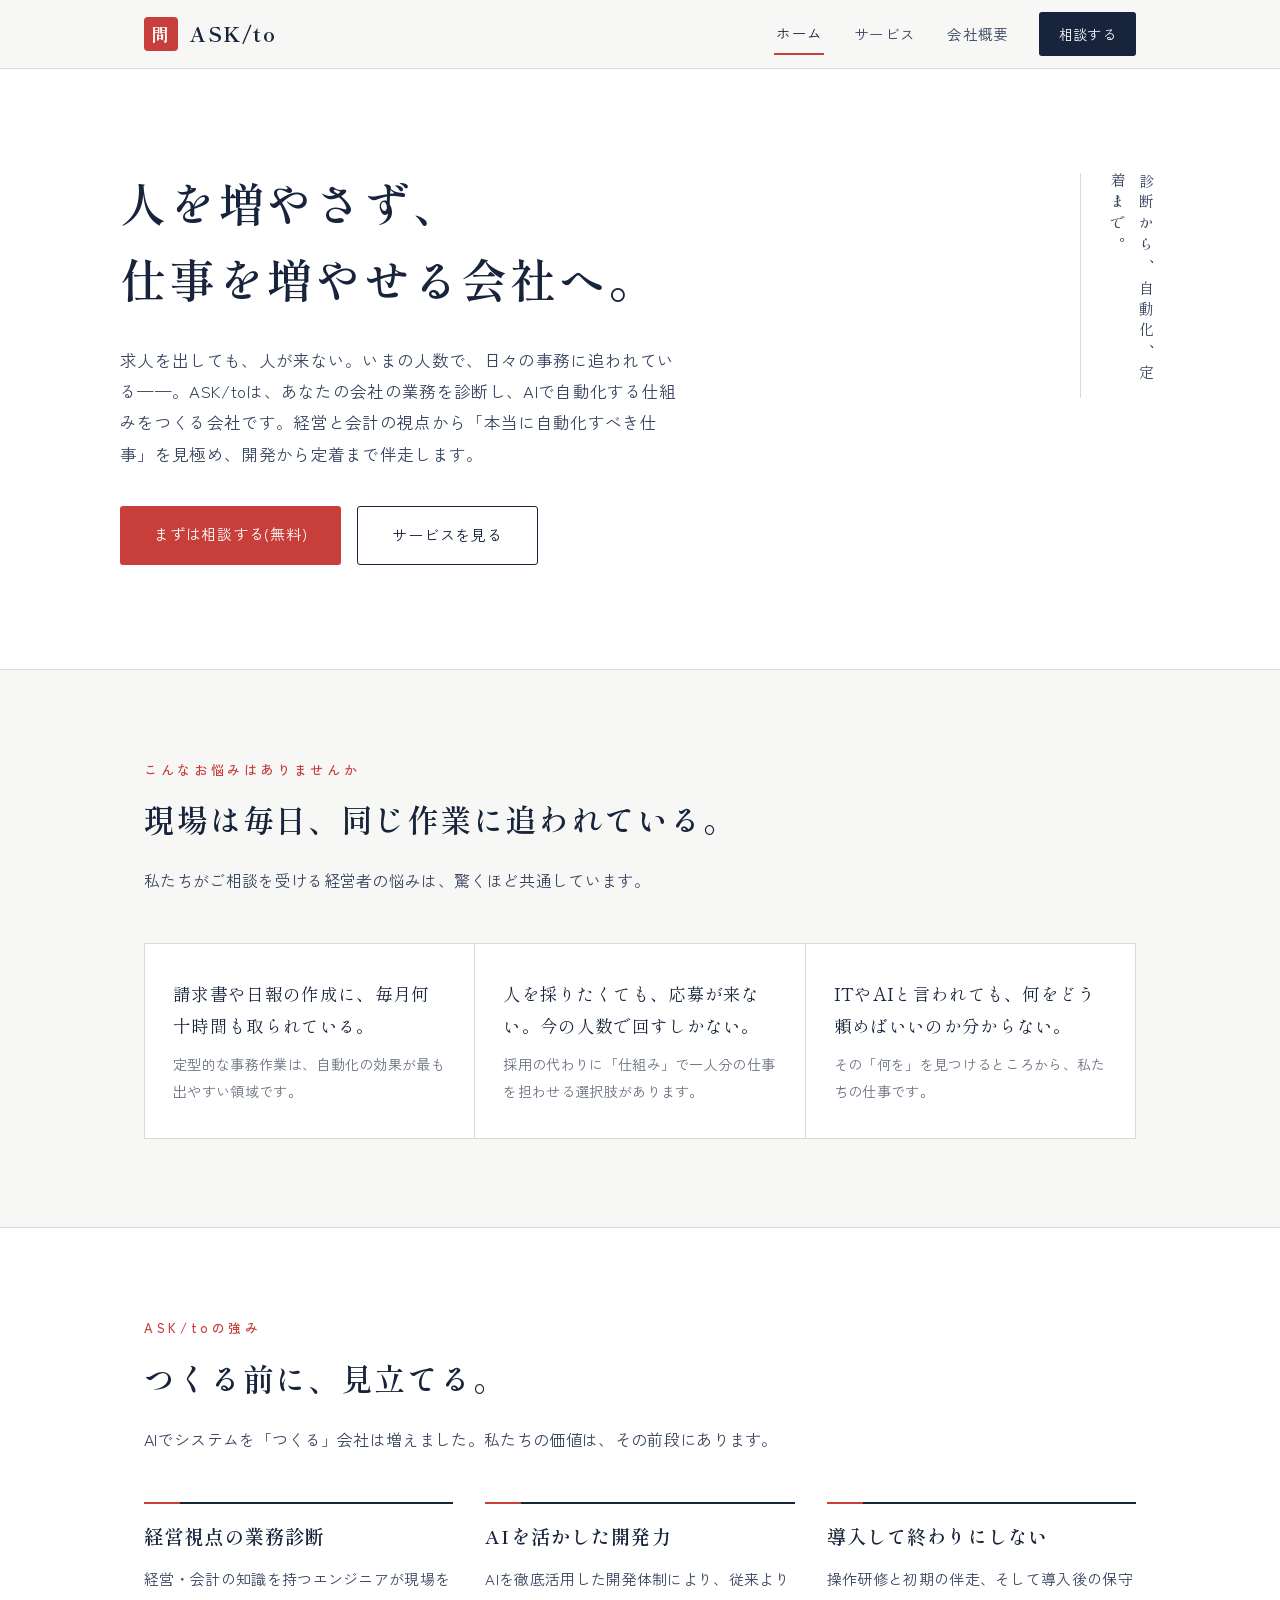
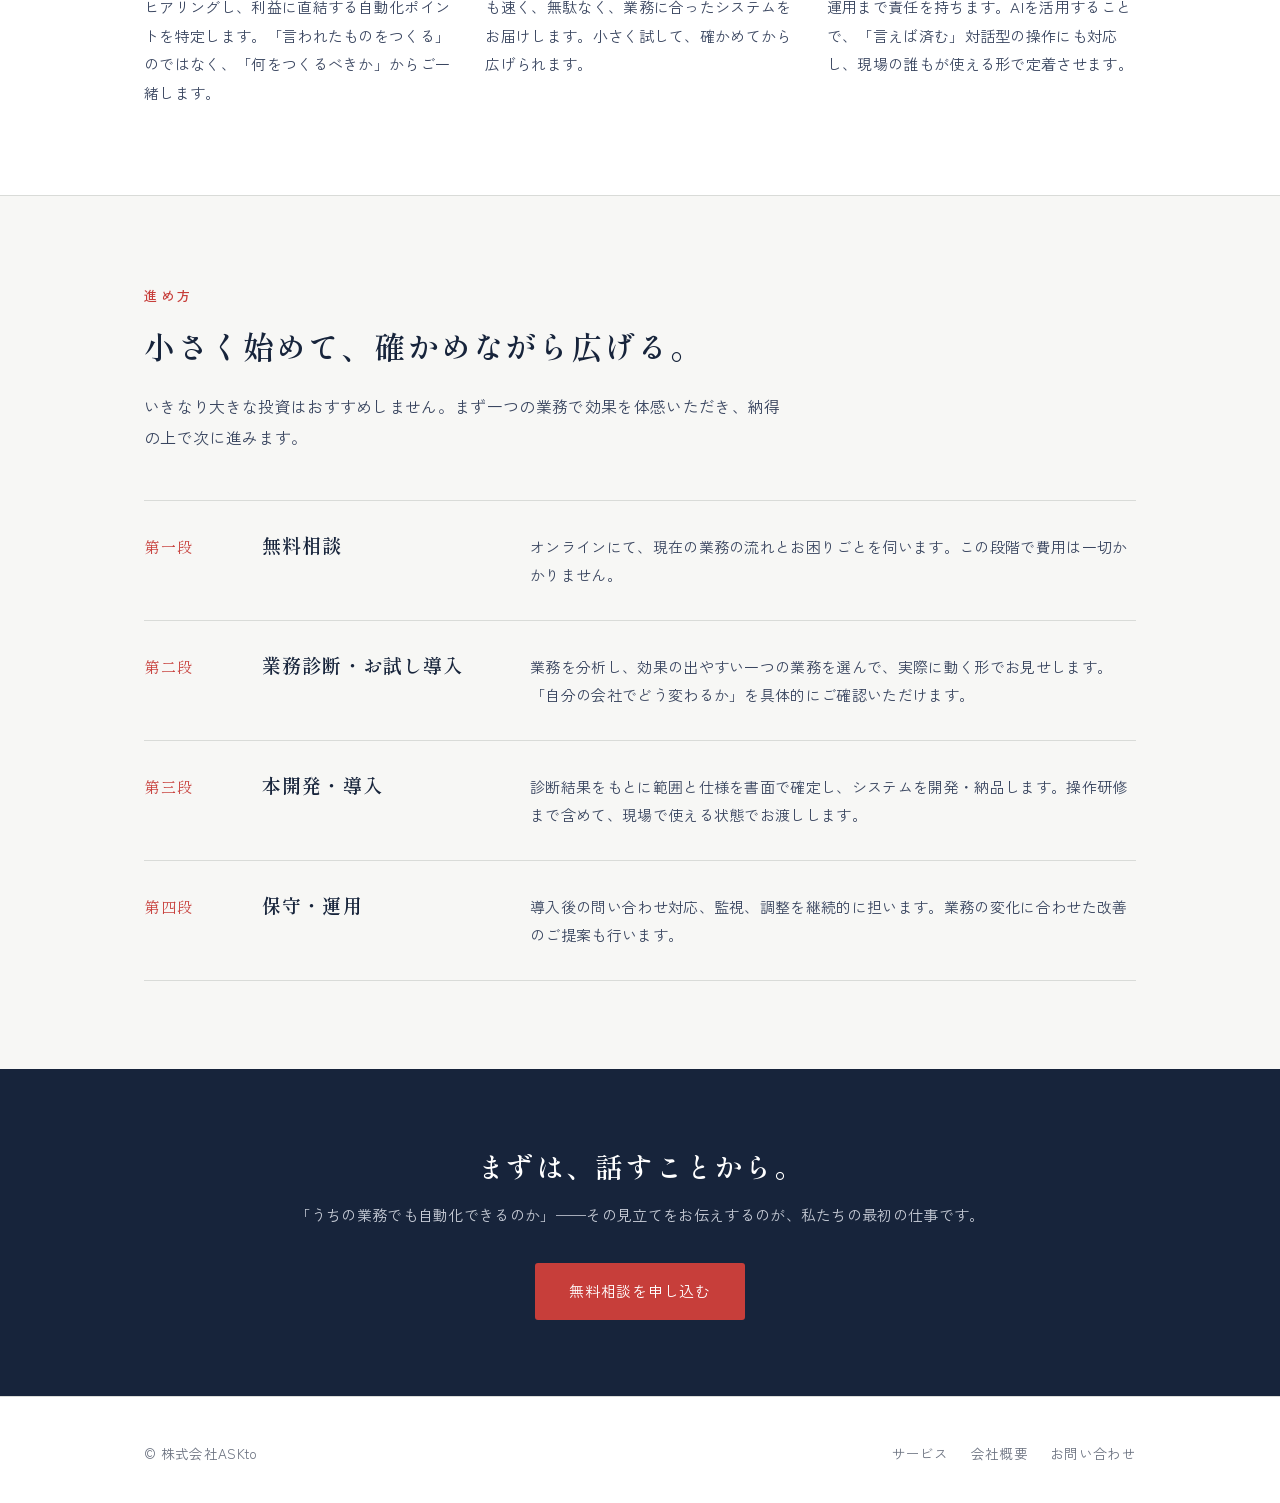
<file: index.html>
<!DOCTYPE html>
<html lang="ja">
<head>
<meta charset="UTF-8">
<meta name="viewport" content="width=device-width, initial-scale=1.0">
<title>株式会社ASKto|広島発・中小企業のためのAI業務自動化</title>
<meta name="description" content="ASK/toは、広島から地方中小企業の業務をAIで自動化する会社です。経営と会計の視点で「何を自動化すべきか」を診断し、開発から定着まで伴走します。">
<link rel="preconnect" href="https://fonts.googleapis.com">
<link rel="preconnect" href="https://fonts.gstatic.com" crossorigin>
<link href="https://fonts.googleapis.com/css2?family=Shippori+Mincho:wght@500;600;700&family=Zen+Kaku+Gothic+New:wght@400;500;700&display=swap" rel="stylesheet">
<link rel="stylesheet" href="styles.css">
</head>
<body>

<header class="site-header">
  <div class="container header-inner">
    <a href="index.html" class="brand">
      <span class="brand-mark">問</span>
      <span class="brand-name">ASK/to</span>
    </a>
    <nav class="nav" aria-label="メインナビゲーション">
      <a href="index.html" class="current">ホーム</a>
      <a href="services.html">サービス</a>
      <a href="company.html">会社概要</a>
      <a href="contact.html" class="nav-cta">相談する</a>
    </nav>
  </div>
</header>

<main>

<section class="hero">
  <div class="container hero-inner">
    <div>
      <h1>人を増やさず、<br>仕事を増やせる会社へ。<span class="accent">​</span></h1>
      <p class="hero-lead">求人を出しても、人が来ない。いまの人数で、日々の事務に追われている——。ASK/toは、あなたの会社の業務を診断し、AIで自動化する仕組みをつくる会社です。経営と会計の視点から「本当に自動化すべき仕事」を見極め、開発から定着まで伴走します。</p>
      <div class="btn-row">
        <a href="contact.html" class="btn btn-primary">まずは相談する(無料)</a>
        <a href="services.html" class="btn btn-ghost">サービスを見る</a>
      </div>
    </div>
    <p class="tategaki">診断から、自動化、定着まで。</p>
  </div>
</section>

<section class="section">
  <div class="container">
    <p class="eyebrow">こんなお悩みはありませんか</p>
    <h2>現場は毎日、同じ作業に追われている。</h2>
    <p class="section-lead">私たちがご相談を受ける経営者の悩みは、驚くほど共通しています。</p>
    <div class="pain-list">
      <div class="pain">
        <p class="q">請求書や日報の作成に、毎月何十時間も取られている。</p>
        <p class="a">定型的な事務作業は、自動化の効果が最も出やすい領域です。</p>
      </div>
      <div class="pain">
        <p class="q">人を採りたくても、応募が来ない。今の人数で回すしかない。</p>
        <p class="a">採用の代わりに「仕組み」で一人分の仕事を担わせる選択肢があります。</p>
      </div>
      <div class="pain">
        <p class="q">ITやAIと言われても、何をどう頼めばいいのか分からない。</p>
        <p class="a">その「何を」を見つけるところから、私たちの仕事です。</p>
      </div>
    </div>
  </div>
</section>

<section class="section alt">
  <div class="container">
    <p class="eyebrow">ASK/toの強み</p>
    <h2>つくる前に、見立てる。</h2>
    <p class="section-lead">AIでシステムを「つくる」会社は増えました。私たちの価値は、その前段にあります。</p>
    <div class="values">
      <div class="value">
        <h3>経営視点の業務診断</h3>
        <p>経営・会計の知識を持つエンジニアが現場をヒアリングし、利益に直結する自動化ポイントを特定します。「言われたものをつくる」のではなく、「何をつくるべきか」からご一緒します。</p>
      </div>
      <div class="value">
        <h3>AIを活かした開発力</h3>
        <p>AIを徹底活用した開発体制により、従来よりも速く、無駄なく、業務に合ったシステムをお届けします。小さく試して、確かめてから広げられます。</p>
      </div>
      <div class="value">
        <h3>導入して終わりにしない</h3>
        <p>操作研修と初期の伴走、そして導入後の保守運用まで責任を持ちます。AIを活用することで、「言えば済む」対話型の操作にも対応し、現場の誰もが使える形で定着させます。</p>
      </div>
    </div>
  </div>
</section>

<section class="section">
  <div class="container">
    <p class="eyebrow">進め方</p>
    <h2>小さく始めて、確かめながら広げる。</h2>
    <p class="section-lead">いきなり大きな投資はおすすめしません。まず一つの業務で効果を体感いただき、納得の上で次に進みます。</p>
    <div class="steps">
      <div class="step">
        <span class="no">第一段</span>
        <h3>無料相談</h3>
        <p>オンラインにて、現在の業務の流れとお困りごとを伺います。この段階で費用は一切かかりません。</p>
      </div>
      <div class="step">
        <span class="no">第二段</span>
        <h3>業務診断・お試し導入</h3>
        <p>業務を分析し、効果の出やすい一つの業務を選んで、実際に動く形でお見せします。「自分の会社でどう変わるか」を具体的にご確認いただけます。</p>
      </div>
      <div class="step">
        <span class="no">第三段</span>
        <h3>本開発・導入</h3>
        <p>診断結果をもとに範囲と仕様を書面で確定し、システムを開発・納品します。操作研修まで含めて、現場で使える状態でお渡しします。</p>
      </div>
      <div class="step">
        <span class="no">第四段</span>
        <h3>保守・運用</h3>
        <p>導入後の問い合わせ対応、監視、調整を継続的に担います。業務の変化に合わせた改善のご提案も行います。</p>
      </div>
    </div>
  </div>
</section>

<section class="cta-band">
  <div class="container">
    <h2>まずは、話すことから。</h2>
    <p>「うちの業務でも自動化できるのか」——その見立てをお伝えするのが、私たちの最初の仕事です。</p>
    <a href="contact.html" class="btn btn-primary">無料相談を申し込む</a>
  </div>
</section>

</main>

<footer class="site-footer">
  <div class="container footer-inner">
    <span>© 株式会社ASKto</span>
    <nav class="footer-nav" aria-label="フッターナビゲーション">
      <a href="services.html">サービス</a>
      <a href="company.html">会社概要</a>
      <a href="contact.html">お問い合わせ</a>
    </nav>
  </div>
</footer>

</body>
</html>
</file>
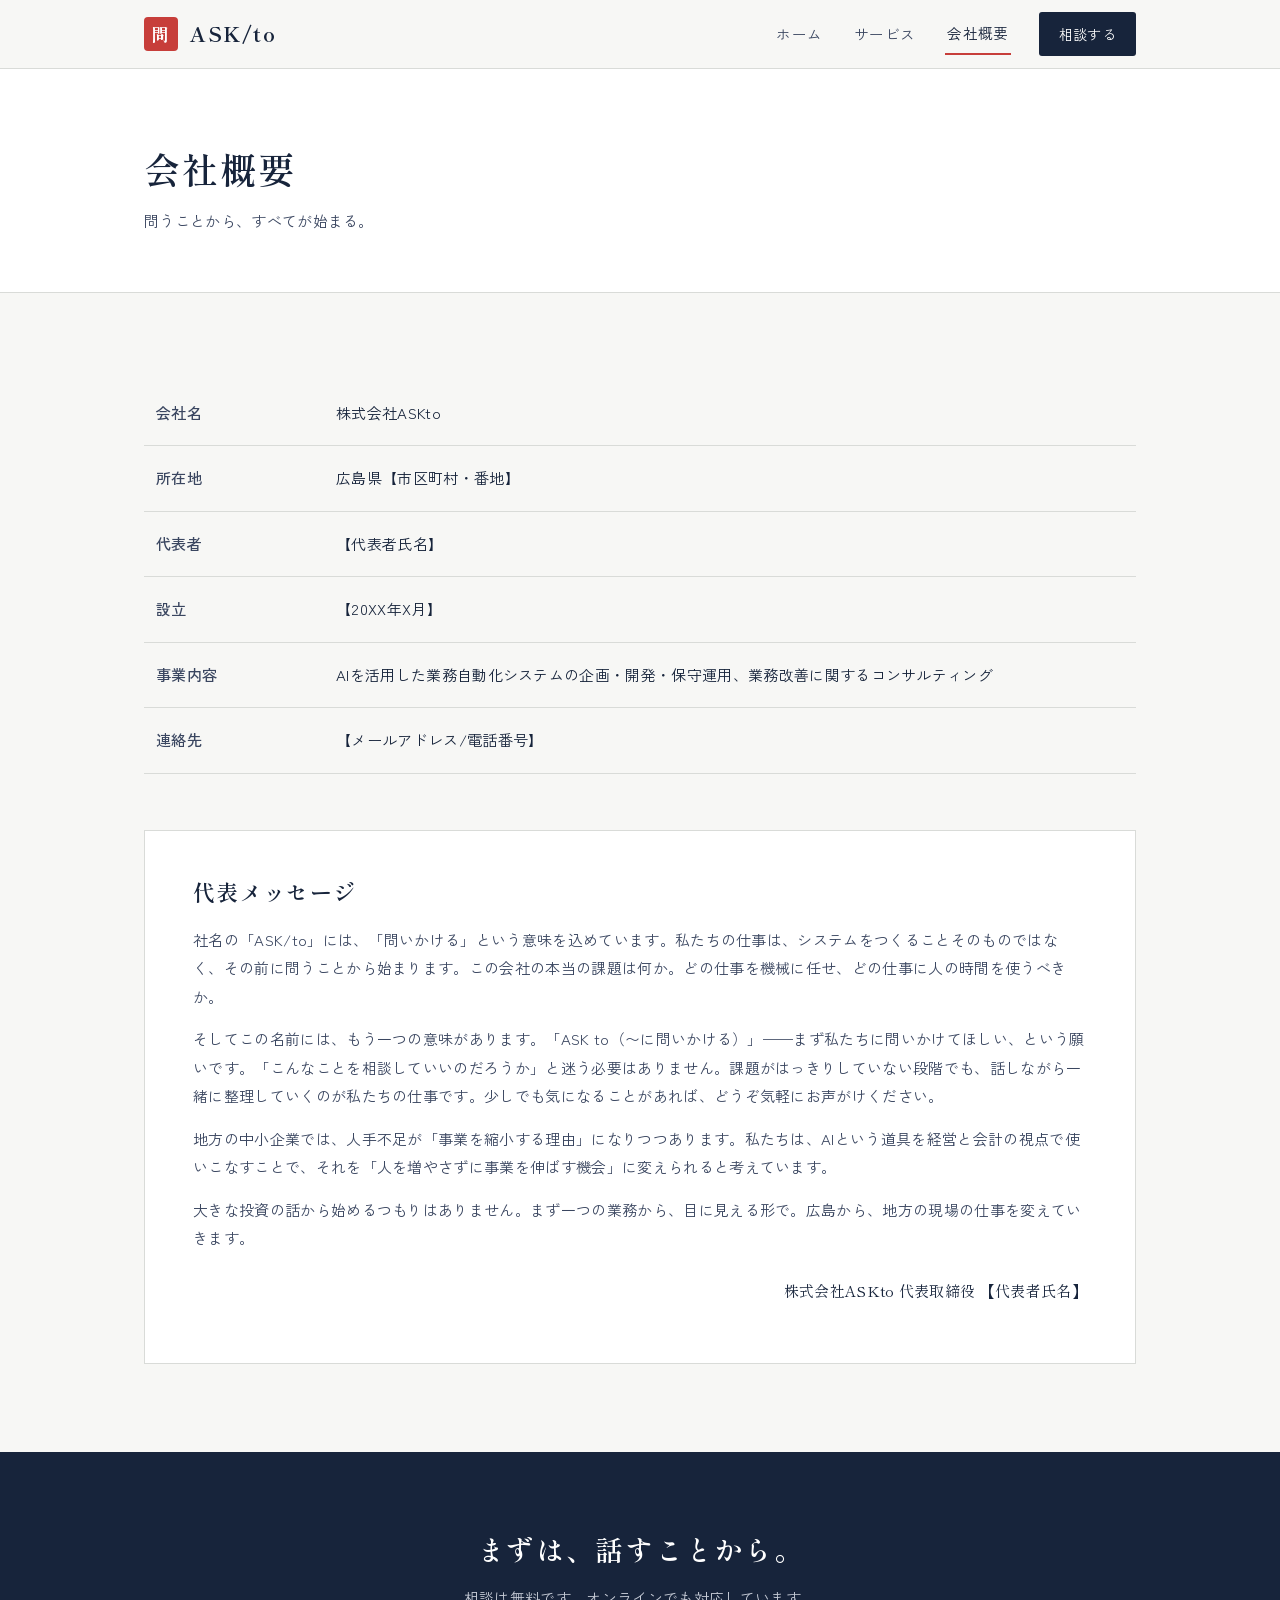
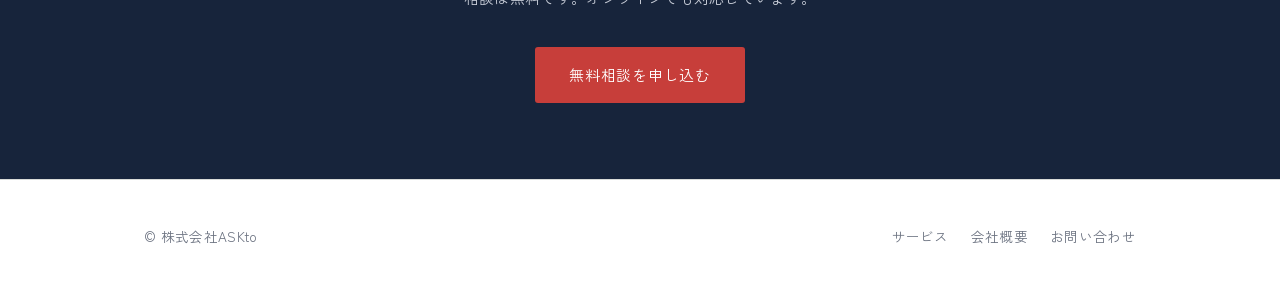
<file: company.html>
<!DOCTYPE html>
<html lang="ja">
<head>
<meta charset="UTF-8">
<meta name="viewport" content="width=device-width, initial-scale=1.0">
<title>会社概要|株式会社ASKto</title>
<meta name="description" content="株式会社ASKtoの会社概要。広島を拠点に、地方中小企業のAI業務自動化に取り組んでいます。">
<link rel="preconnect" href="https://fonts.googleapis.com">
<link rel="preconnect" href="https://fonts.gstatic.com" crossorigin>
<link href="https://fonts.googleapis.com/css2?family=Shippori+Mincho:wght@500;600;700&family=Zen+Kaku+Gothic+New:wght@400;500;700&display=swap" rel="stylesheet">
<link rel="stylesheet" href="styles.css">
</head>
<body>

<header class="site-header">
  <div class="container header-inner">
    <a href="index.html" class="brand">
      <span class="brand-mark">問</span>
      <span class="brand-name">ASK/to</span>
    </a>
    <nav class="nav" aria-label="メインナビゲーション">
      <a href="index.html">ホーム</a>
      <a href="services.html">サービス</a>
      <a href="company.html" class="current">会社概要</a>
      <a href="contact.html" class="nav-cta">相談する</a>
    </nav>
  </div>
</header>

<main>

<div class="page-head">
  <div class="container">
    <h1>会社概要</h1>
    <p>問うことから、すべてが始まる。</p>
  </div>
</div>

<section class="section">
  <div class="container">
    <table class="co-table">
      <tr><th>会社名</th><td>株式会社ASKto</td></tr>
      <tr><th>所在地</th><td>広島県【市区町村・番地】</td></tr>
      <tr><th>代表者</th><td>【代表者氏名】</td></tr>
      <tr><th>設立</th><td>【20XX年X月】</td></tr>
      <tr><th>事業内容</th><td>AIを活用した業務自動化システムの企画・開発・保守運用、業務改善に関するコンサルティング</td></tr>
      <tr><th>連絡先</th><td>【メールアドレス/電話番号】</td></tr>
    </table>

    <div class="message">
      <h2>代表メッセージ</h2>
      <p>社名の「ASK/to」には、「問いかける」という意味を込めています。私たちの仕事は、システムをつくることそのものではなく、その前に問うことから始まります。この会社の本当の課題は何か。どの仕事を機械に任せ、どの仕事に人の時間を使うべきか。</p>
      <p>そしてこの名前には、もう一つの意味があります。「ASK to（〜に問いかける）」——まず私たちに問いかけてほしい、という願いです。「こんなことを相談していいのだろうか」と迷う必要はありません。課題がはっきりしていない段階でも、話しながら一緒に整理していくのが私たちの仕事です。少しでも気になることがあれば、どうぞ気軽にお声がけください。</p>
      <p>地方の中小企業では、人手不足が「事業を縮小する理由」になりつつあります。私たちは、AIという道具を経営と会計の視点で使いこなすことで、それを「人を増やさずに事業を伸ばす機会」に変えられると考えています。</p>
      <p>大きな投資の話から始めるつもりはありません。まず一つの業務から、目に見える形で。広島から、地方の現場の仕事を変えていきます。</p>
      <p class="sig">株式会社ASKto 代表取締役 【代表者氏名】</p>
    </div>
  </div>
</section>

<section class="cta-band">
  <div class="container">
    <h2>まずは、話すことから。</h2>
    <p>相談は無料です。オンラインでも対応しています。</p>
    <a href="contact.html" class="btn btn-primary">無料相談を申し込む</a>
  </div>
</section>

</main>

<footer class="site-footer">
  <div class="container footer-inner">
    <span>© 株式会社ASKto</span>
    <nav class="footer-nav" aria-label="フッターナビゲーション">
      <a href="services.html">サービス</a>
      <a href="company.html">会社概要</a>
      <a href="contact.html">お問い合わせ</a>
    </nav>
  </div>
</footer>

</body>
</html>
</file>
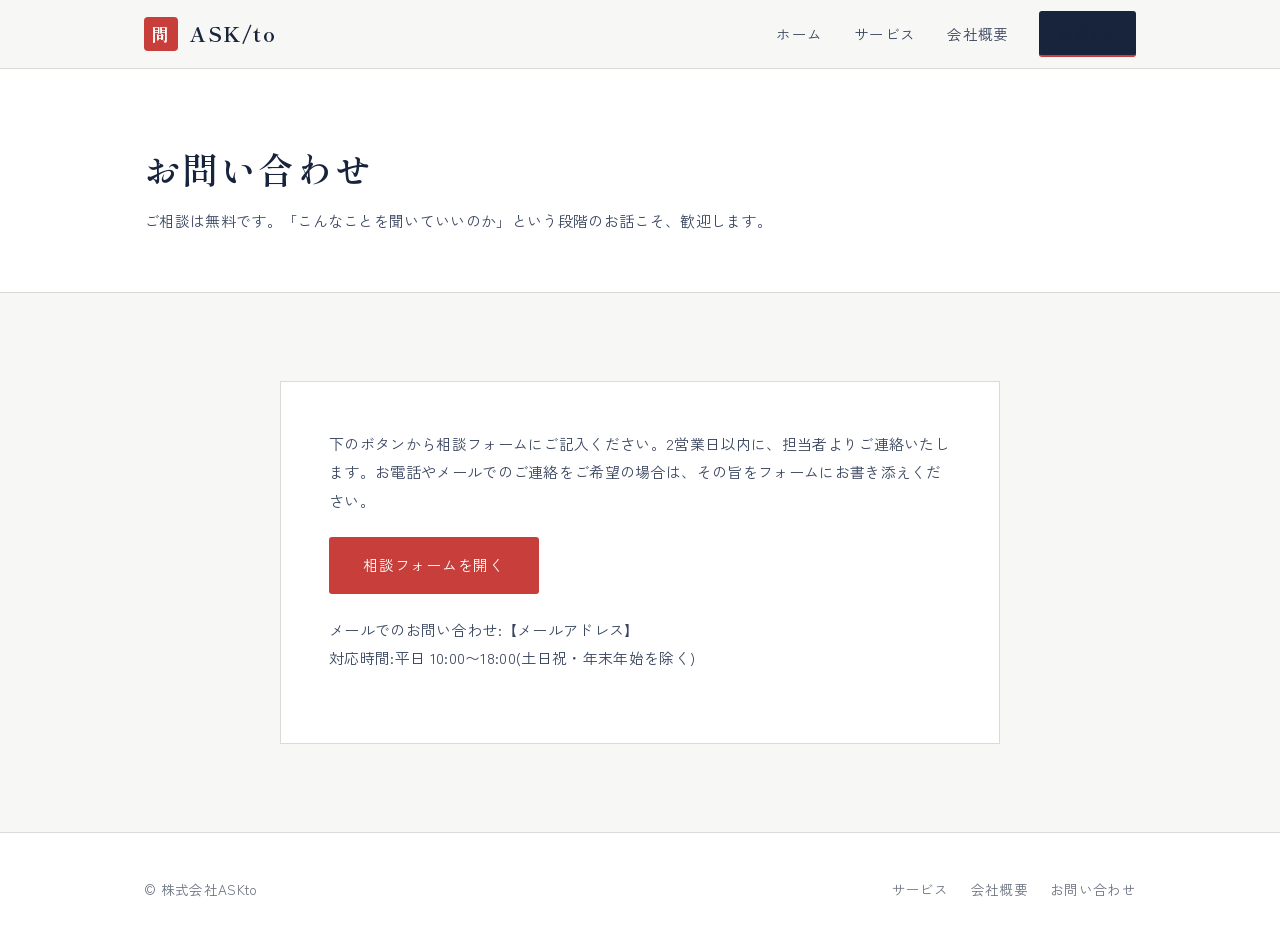
<file: contact.html>
<!DOCTYPE html>
<html lang="ja">
<head>
<meta charset="UTF-8">
<meta name="viewport" content="width=device-width, initial-scale=1.0">
<title>お問い合わせ|株式会社ASKto</title>
<meta name="description" content="ASK/toへの無料相談・お問い合わせはこちらから。">
<link rel="preconnect" href="https://fonts.googleapis.com">
<link rel="preconnect" href="https://fonts.gstatic.com" crossorigin>
<link href="https://fonts.googleapis.com/css2?family=Shippori+Mincho:wght@500;600;700&family=Zen+Kaku+Gothic+New:wght@400;500;700&display=swap" rel="stylesheet">
<link rel="stylesheet" href="styles.css">
</head>
<body>

<header class="site-header">
  <div class="container header-inner">
    <a href="index.html" class="brand">
      <span class="brand-mark">問</span>
      <span class="brand-name">ASK/to</span>
    </a>
    <nav class="nav" aria-label="メインナビゲーション">
      <a href="index.html">ホーム</a>
      <a href="services.html">サービス</a>
      <a href="company.html">会社概要</a>
      <a href="contact.html" class="nav-cta current">相談する</a>
    </nav>
  </div>
</header>

<main>

<div class="page-head">
  <div class="container">
    <h1>お問い合わせ</h1>
    <p>ご相談は無料です。「こんなことを聞いていいのか」という段階のお話こそ、歓迎します。</p>
  </div>
</div>

<section class="section">
  <div class="container">
    <div class="contact-box">
      <p>下のボタンから相談フォームにご記入ください。2営業日以内に、担当者よりご連絡いたします。お電話やメールでのご連絡をご希望の場合は、その旨をフォームにお書き添えください。</p>
      <div class="btn-row">
        <a href="【GoogleフォームのURL】" class="btn btn-primary" target="_blank" rel="noopener">相談フォームを開く</a>
      </div>
      <p class="contact-note">メールでのお問い合わせ:【メールアドレス】<br>対応時間:平日 10:00〜18:00(土日祝・年末年始を除く)</p>
    </div>
  </div>
</section>

</main>

<footer class="site-footer">
  <div class="container footer-inner">
    <span>© 株式会社ASKto</span>
    <nav class="footer-nav" aria-label="フッターナビゲーション">
      <a href="services.html">サービス</a>
      <a href="company.html">会社概要</a>
      <a href="contact.html">お問い合わせ</a>
    </nav>
  </div>
</footer>

</body>
</html>
</file>
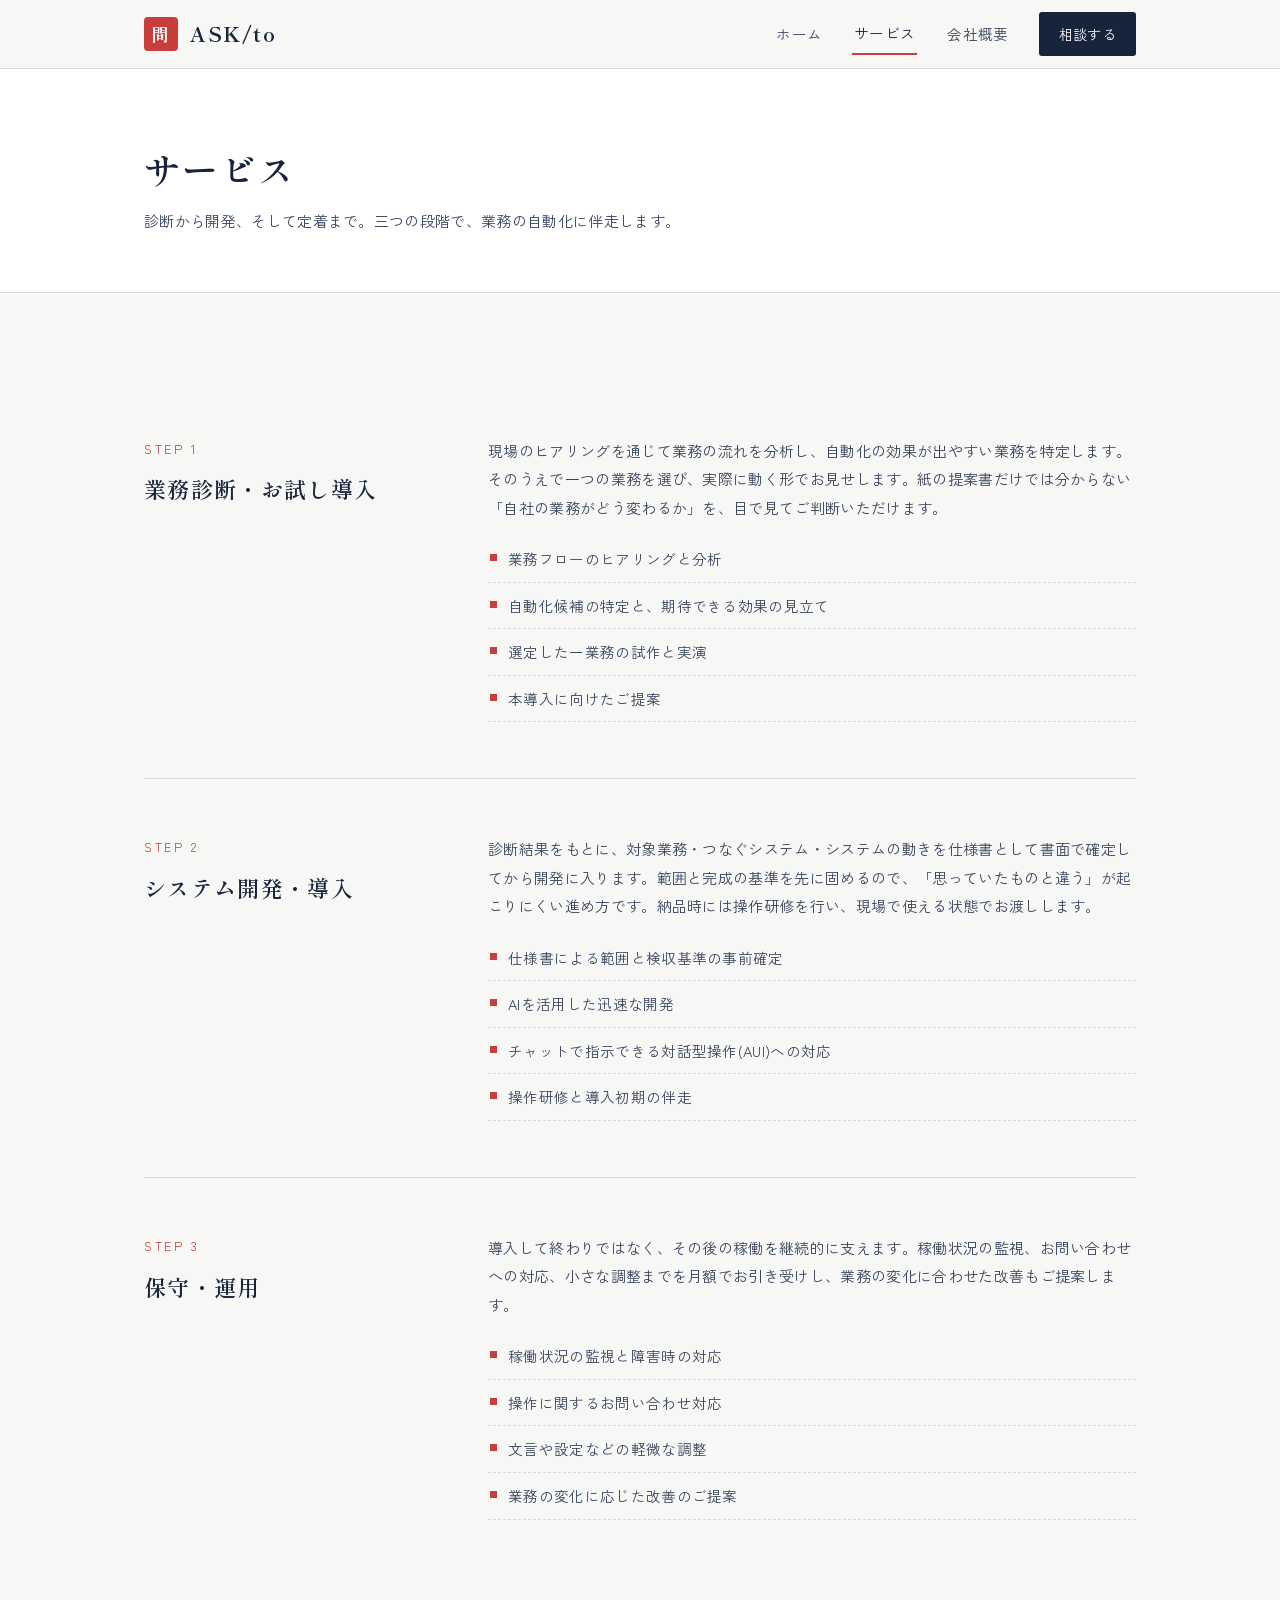
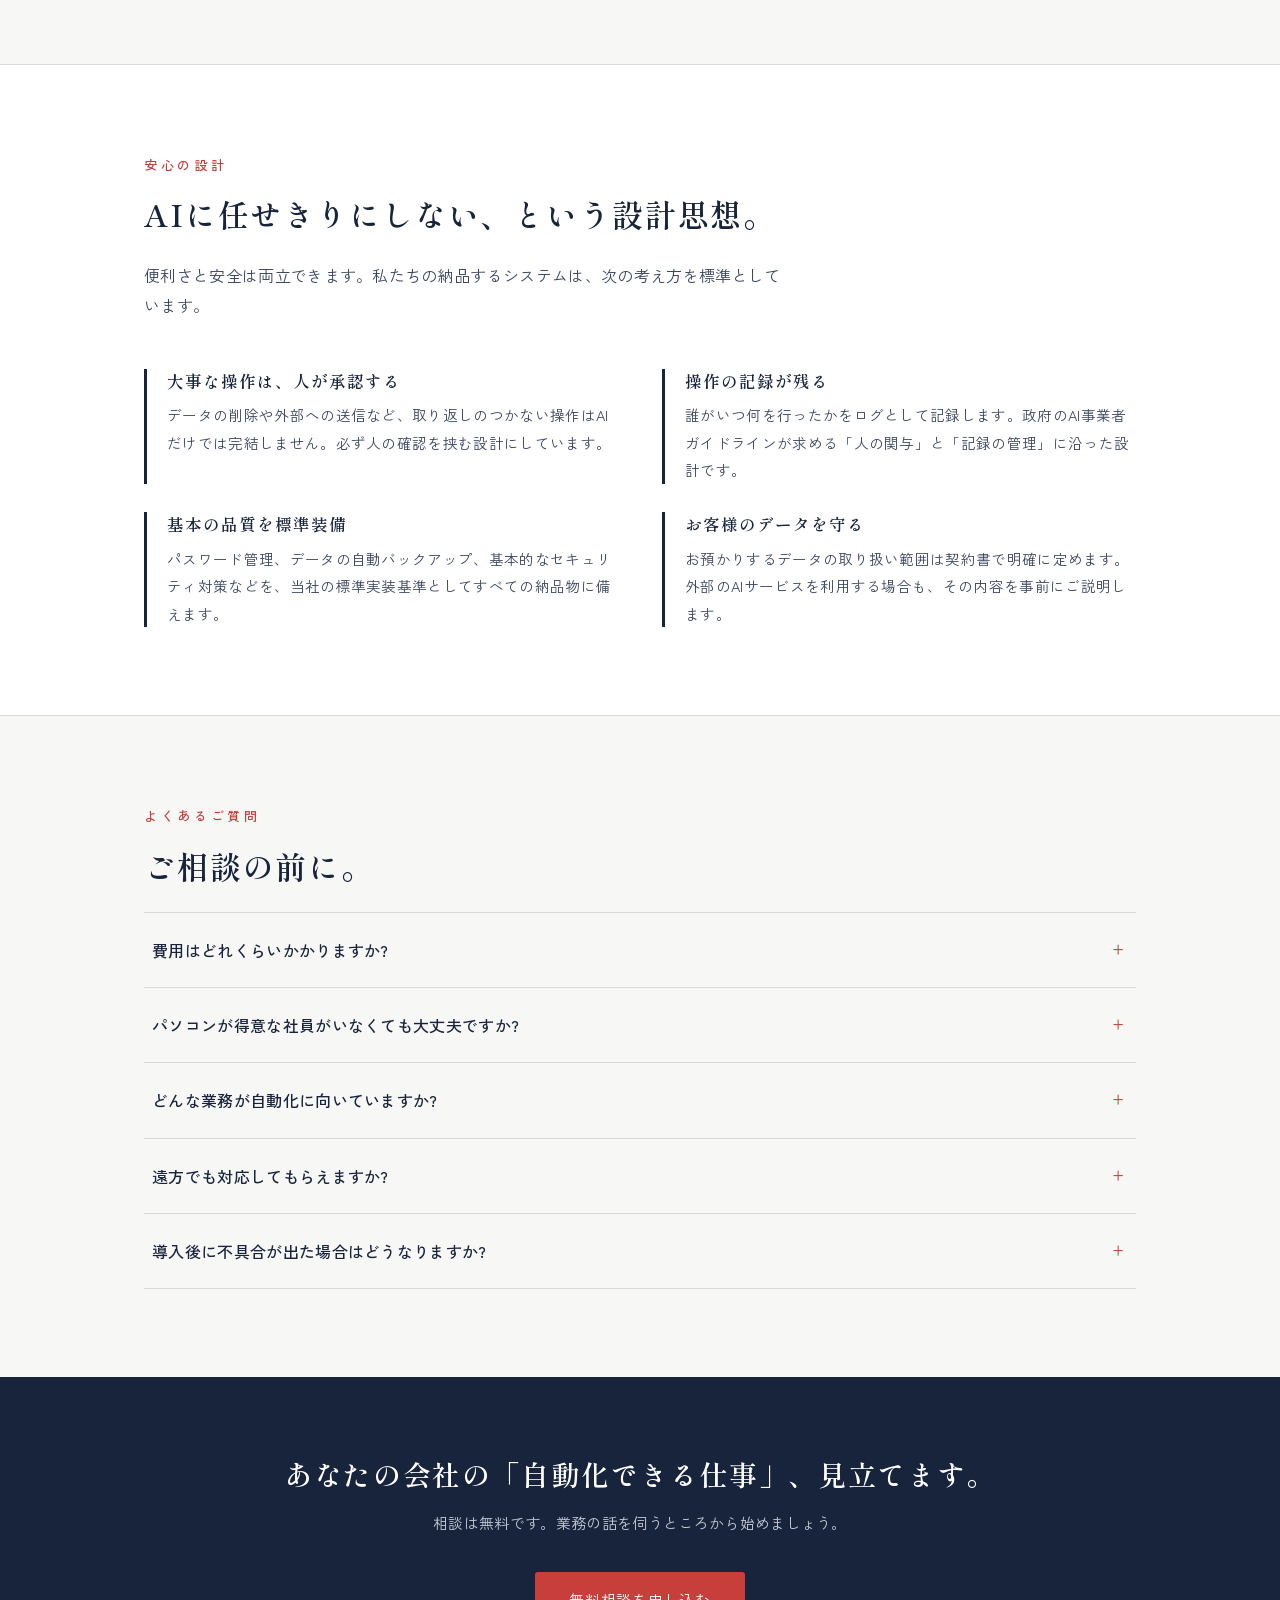
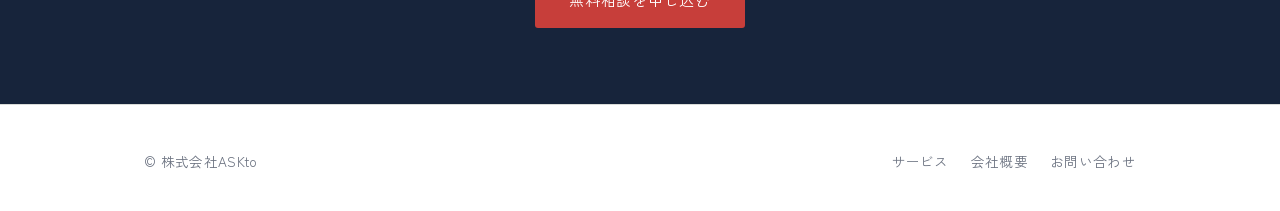
<file: services.html>
<!DOCTYPE html>
<html lang="ja">
<head>
<meta charset="UTF-8">
<meta name="viewport" content="width=device-width, initial-scale=1.0">
<title>サービス|株式会社ASKto</title>
<meta name="description" content="ASK/toのサービス:業務診断・お試し導入、システム開発、保守運用。診断から定着まで、一貫して伴走します。">
<link rel="preconnect" href="https://fonts.googleapis.com">
<link rel="preconnect" href="https://fonts.gstatic.com" crossorigin>
<link href="https://fonts.googleapis.com/css2?family=Shippori+Mincho:wght@500;600;700&family=Zen+Kaku+Gothic+New:wght@400;500;700&display=swap" rel="stylesheet">
<link rel="stylesheet" href="styles.css">
</head>
<body>

<header class="site-header">
  <div class="container header-inner">
    <a href="index.html" class="brand">
      <span class="brand-mark">問</span>
      <span class="brand-name">ASK/to</span>
    </a>
    <nav class="nav" aria-label="メインナビゲーション">
      <a href="index.html">ホーム</a>
      <a href="services.html" class="current">サービス</a>
      <a href="company.html">会社概要</a>
      <a href="contact.html" class="nav-cta">相談する</a>
    </nav>
  </div>
</header>

<main>

<div class="page-head">
  <div class="container">
    <h1>サービス</h1>
    <p>診断から開発、そして定着まで。三つの段階で、業務の自動化に伴走します。</p>
  </div>
</div>

<section class="section">
  <div class="container">

    <div class="svc">
      <div>
        <p class="svc-tag">STEP 1</p>
        <h3>業務診断・お試し導入</h3>
      </div>
      <div>
        <p>現場のヒアリングを通じて業務の流れを分析し、自動化の効果が出やすい業務を特定します。そのうえで一つの業務を選び、実際に動く形でお見せします。紙の提案書だけでは分からない「自社の業務がどう変わるか」を、目で見てご判断いただけます。</p>
        <ul>
          <li>業務フローのヒアリングと分析</li>
          <li>自動化候補の特定と、期待できる効果の見立て</li>
          <li>選定した一業務の試作と実演</li>
          <li>本導入に向けたご提案</li>
        </ul>
      </div>
    </div>

    <div class="svc">
      <div>
        <p class="svc-tag">STEP 2</p>
        <h3>システム開発・導入</h3>
      </div>
      <div>
        <p>診断結果をもとに、対象業務・つなぐシステム・システムの動きを仕様書として書面で確定してから開発に入ります。範囲と完成の基準を先に固めるので、「思っていたものと違う」が起こりにくい進め方です。納品時には操作研修を行い、現場で使える状態でお渡しします。</p>
        <ul>
          <li>仕様書による範囲と検収基準の事前確定</li>
          <li>AIを活用した迅速な開発</li>
          <li>チャットで指示できる対話型操作(AUI)への対応</li>
          <li>操作研修と導入初期の伴走</li>
        </ul>
      </div>
    </div>

    <div class="svc">
      <div>
        <p class="svc-tag">STEP 3</p>
        <h3>保守・運用</h3>
      </div>
      <div>
        <p>導入して終わりではなく、その後の稼働を継続的に支えます。稼働状況の監視、お問い合わせへの対応、小さな調整までを月額でお引き受けし、業務の変化に合わせた改善もご提案します。</p>
        <ul>
          <li>稼働状況の監視と障害時の対応</li>
          <li>操作に関するお問い合わせ対応</li>
          <li>文言や設定などの軽微な調整</li>
          <li>業務の変化に応じた改善のご提案</li>
        </ul>
      </div>
    </div>

  </div>
</section>

<section class="section alt">
  <div class="container">
    <p class="eyebrow">安心の設計</p>
    <h2>AIに任せきりにしない、という設計思想。</h2>
    <p class="section-lead">便利さと安全は両立できます。私たちの納品するシステムは、次の考え方を標準としています。</p>
    <div class="assure">
      <div>
        <h3>大事な操作は、人が承認する</h3>
        <p>データの削除や外部への送信など、取り返しのつかない操作はAIだけでは完結しません。必ず人の確認を挟む設計にしています。</p>
      </div>
      <div>
        <h3>操作の記録が残る</h3>
        <p>誰がいつ何を行ったかをログとして記録します。政府のAI事業者ガイドラインが求める「人の関与」と「記録の管理」に沿った設計です。</p>
      </div>
      <div>
        <h3>基本の品質を標準装備</h3>
        <p>パスワード管理、データの自動バックアップ、基本的なセキュリティ対策などを、当社の標準実装基準としてすべての納品物に備えます。</p>
      </div>
      <div>
        <h3>お客様のデータを守る</h3>
        <p>お預かりするデータの取り扱い範囲は契約書で明確に定めます。外部のAIサービスを利用する場合も、その内容を事前にご説明します。</p>
      </div>
    </div>
  </div>
</section>

<section class="section">
  <div class="container">
    <p class="eyebrow">よくあるご質問</p>
    <h2>ご相談の前に。</h2>
    <div class="faq">
      <details>
        <summary>費用はどれくらいかかりますか?</summary>
        <p class="faq-a">業務の内容と範囲によって異なるため、まずは無料相談で現状を伺ったうえで、お見積りをご提示します。小さく試せる「お試し導入」からご案内しますので、いきなり大きな費用が発生することはありません。IT導入補助金などの活用についてもご相談いただけます。</p>
      </details>
      <details>
        <summary>パソコンが得意な社員がいなくても大丈夫ですか?</summary>
        <p class="faq-a">はい。むしろそうした現場のためのサービスです。毎日の操作は最小限のボタンで済む画面に、複雑な指示は「話しかけるだけ」の対話型操作にするなど、使う方に合わせて設計します。納品時には操作研修も行います。</p>
      </details>
      <details>
        <summary>どんな業務が自動化に向いていますか?</summary>
        <p class="faq-a">請求書の発行、日報や報告書の作成・集計、受発注の処理、シフトや勤怠の管理など、毎回同じ手順を繰り返す事務作業は特に効果が出やすい領域です。「うちのこの作業はどうか」というご質問こそ、無料相談でお聞かせください。</p>
      </details>
      <details>
        <summary>遠方でも対応してもらえますか?</summary>
        <p class="faq-a">広島を拠点に、中国地方を中心にお伺いしています。オンラインでのご相談・導入にも対応していますので、まずはお問い合わせください。</p>
      </details>
      <details>
        <summary>導入後に不具合が出た場合はどうなりますか?</summary>
        <p class="faq-a">納品後一定期間の修正対応を契約で定めているほか、保守契約をご利用いただければ、監視・問い合わせ・調整まで継続的にお引き受けします。連絡先が明確にあるという安心も、私たちの提供価値の一つです。</p>
      </details>
    </div>
  </div>
</section>

<section class="cta-band">
  <div class="container">
    <h2>あなたの会社の「自動化できる仕事」、見立てます。</h2>
    <p>相談は無料です。業務の話を伺うところから始めましょう。</p>
    <a href="contact.html" class="btn btn-primary">無料相談を申し込む</a>
  </div>
</section>

</main>

<footer class="site-footer">
  <div class="container footer-inner">
    <span>© 株式会社ASKto</span>
    <nav class="footer-nav" aria-label="フッターナビゲーション">
      <a href="services.html">サービス</a>
      <a href="company.html">会社概要</a>
      <a href="contact.html">お問い合わせ</a>
    </nav>
  </div>
</footer>

</body>
</html>
</file>
<file: styles.css>
/* ================================================
   ASK/to コーポレートサイト 共通スタイル
   基調: 藍 #17243B / 地: #F7F7F5 / 朱: #C73E3A
   見出し: Shippori Mincho / 本文: Zen Kaku Gothic New
================================================ */
:root {
  --ink: #17243B;
  --ink-soft: #3A4660;
  --paper: #F7F7F5;
  --white: #FFFFFF;
  --shu: #C73E3A;
  --line: #D9DBD8;
  --gray: #6B7280;
}

* { margin: 0; padding: 0; box-sizing: border-box; }

html { scroll-behavior: smooth; }
@media (prefers-reduced-motion: reduce) {
  html { scroll-behavior: auto; }
  *, *::before, *::after { animation: none !important; transition: none !important; }
}

body {
  font-family: "Zen Kaku Gothic New", "Hiragino Kaku Gothic ProN", "Noto Sans JP", sans-serif;
  color: var(--ink);
  background: var(--paper);
  line-height: 1.9;
  font-size: 16px;
  letter-spacing: 0.02em;
}

h1, h2, h3, .mincho {
  font-family: "Shippori Mincho", "Hiragino Mincho ProN", "Yu Mincho", serif;
  font-weight: 600;
  letter-spacing: 0.06em;
  line-height: 1.5;
}

a { color: inherit; text-decoration: none; }
a:focus-visible, button:focus-visible {
  outline: 2px solid var(--shu);
  outline-offset: 3px;
}
img { max-width: 100%; display: block; }

.container { max-width: 1040px; margin: 0 auto; padding: 0 24px; }

/* ---------- ヘッダー ---------- */
.site-header {
  position: sticky; top: 0; z-index: 50;
  background: rgba(247, 247, 245, 0.94);
  backdrop-filter: blur(6px);
  border-bottom: 1px solid var(--line);
}
.header-inner {
  display: flex; align-items: center; justify-content: space-between;
  height: 68px;
}
.brand { display: flex; align-items: center; gap: 12px; }
.brand-mark {
  width: 34px; height: 34px;
  background: var(--shu);
  color: var(--white);
  display: flex; align-items: center; justify-content: center;
  font-family: "Shippori Mincho", serif;
  font-size: 17px; font-weight: 700;
  border-radius: 4px;
}
.brand-name {
  font-family: "Shippori Mincho", serif;
  font-size: 20px; font-weight: 700; letter-spacing: 0.08em;
}
.nav { display: flex; gap: 28px; align-items: center; }
.nav a { font-size: 14.5px; color: var(--ink-soft); padding: 6px 2px; }
.nav a:hover { color: var(--ink); }
.nav a.current { color: var(--ink); border-bottom: 2px solid var(--shu); }
.nav .nav-cta {
  background: var(--ink); color: var(--white);
  padding: 9px 20px; border-radius: 3px; font-size: 14px;
  border-bottom: none;
}
.nav .nav-cta:hover { background: var(--shu); color: var(--white); }

/* ---------- ヒーロー(トップ) ---------- */
.hero {
  position: relative;
  background: var(--white);
  border-bottom: 1px solid var(--line);
  overflow: hidden;
}
.hero-inner {
  display: grid;
  grid-template-columns: 1fr auto;
  gap: 40px;
  padding: 96px 0 104px;
  align-items: center;
}
.hero h1 {
  font-size: clamp(30px, 4.6vw, 46px);
  line-height: 1.65;
  margin-bottom: 28px;
}
.hero h1 .accent { color: var(--shu); }
.hero-lead {
  font-size: 16.5px; color: var(--ink-soft);
  max-width: 34em; margin-bottom: 36px;
}
.tategaki {
  writing-mode: vertical-rl;
  font-family: "Shippori Mincho", serif;
  font-size: 15px;
  letter-spacing: 0.42em;
  color: var(--ink-soft);
  border-left: 1px solid var(--line);
  padding-left: 22px;
  height: 15em;
  align-self: start;
  margin-top: 8px;
}
.btn-row { display: flex; gap: 16px; flex-wrap: wrap; }
.btn {
  display: inline-block;
  padding: 14px 34px;
  border-radius: 3px;
  font-size: 15px;
  letter-spacing: 0.05em;
  transition: background 0.2s ease, color 0.2s ease;
}
.btn-primary { background: var(--shu); color: var(--white); }
.btn-primary:hover { background: #A93330; }
.btn-ghost { border: 1px solid var(--ink); color: var(--ink); }
.btn-ghost:hover { background: var(--ink); color: var(--white); }

/* ---------- セクション共通 ---------- */
.section { padding: 88px 0; }
.section.alt { background: var(--white); border-top: 1px solid var(--line); border-bottom: 1px solid var(--line); }
.eyebrow {
  font-size: 13px; letter-spacing: 0.28em; color: var(--shu);
  margin-bottom: 14px; font-weight: 500;
}
.section h2 { font-size: clamp(24px, 3vw, 31px); margin-bottom: 22px; }
.section-lead { color: var(--ink-soft); max-width: 40em; margin-bottom: 48px; }

/* ---------- 課題(共感) ---------- */
.pain-list { display: grid; grid-template-columns: repeat(3, 1fr); gap: 1px; background: var(--line); border: 1px solid var(--line); }
.pain {
  background: var(--white); padding: 34px 28px;
}
.pain p.q {
  font-family: "Shippori Mincho", serif;
  font-size: 17.5px; line-height: 1.8; margin-bottom: 10px;
}
.pain p.a { font-size: 14px; color: var(--gray); }

/* ---------- 強み3点 ---------- */
.values { display: grid; grid-template-columns: repeat(3, 1fr); gap: 32px; }
.value h3 {
  font-size: 19px; margin-bottom: 14px; padding-top: 18px;
  border-top: 2px solid var(--ink);
  position: relative;
}
.value h3::before {
  content: ""; position: absolute; top: -2px; left: 0;
  width: 36px; height: 2px; background: var(--shu);
}
.value p { font-size: 15px; color: var(--ink-soft); }

/* ---------- 進め方(ステップ) ---------- */
.steps { counter-reset: step; display: grid; gap: 0; }
.step {
  display: grid; grid-template-columns: 90px 240px 1fr; gap: 28px;
  padding: 30px 0; border-bottom: 1px solid var(--line);
  align-items: baseline;
}
.step:first-child { border-top: 1px solid var(--line); }
.step .no {
  font-family: "Shippori Mincho", serif;
  font-size: 15px; color: var(--shu); letter-spacing: 0.1em;
}
.step h3 { font-size: 19px; }
.step p { font-size: 15px; color: var(--ink-soft); }

/* ---------- CTA帯 ---------- */
.cta-band {
  background: var(--ink); color: var(--white);
  padding: 76px 0; text-align: center;
}
.cta-band h2 { font-size: clamp(22px, 3vw, 28px); margin-bottom: 14px; }
.cta-band p { color: #C6CBD6; margin-bottom: 34px; font-size: 15px; }

/* ---------- フッター ---------- */
.site-footer {
  background: var(--white); border-top: 1px solid var(--line);
  padding: 44px 0 36px; font-size: 13.5px; color: var(--gray);
}
.footer-inner { display: flex; justify-content: space-between; align-items: center; flex-wrap: wrap; gap: 16px; }
.footer-nav { display: flex; gap: 22px; }
.footer-nav a:hover { color: var(--ink); }

/* ---------- 下層ページ共通 ---------- */
.page-head {
  background: var(--white); border-bottom: 1px solid var(--line);
  padding: 72px 0 56px;
}
.page-head h1 { font-size: clamp(26px, 3.4vw, 36px); margin-bottom: 12px; }
.page-head p { color: var(--ink-soft); font-size: 15px; }

/* ---------- サービス詳細 ---------- */
.svc { display: grid; grid-template-columns: 300px 1fr; gap: 44px; padding: 56px 0; border-bottom: 1px solid var(--line); }
.svc:last-of-type { border-bottom: none; }
.svc h3 { font-size: 22px; margin-bottom: 8px; }
.svc .svc-tag { font-size: 12.5px; letter-spacing: 0.2em; color: var(--shu); margin-bottom: 12px; }
.svc p { font-size: 15px; color: var(--ink-soft); margin-bottom: 14px; }
.svc ul { list-style: none; }
.svc li {
  font-size: 14.5px; color: var(--ink-soft);
  padding: 9px 0 9px 20px; border-bottom: 1px dashed var(--line);
  position: relative;
}
.svc li::before {
  content: ""; position: absolute; left: 2px; top: 18px;
  width: 7px; height: 7px; background: var(--shu);
}

/* ---------- 安心の設計(特徴リスト) ---------- */
.assure { display: grid; grid-template-columns: repeat(2, 1fr); gap: 28px 44px; }
.assure div { border-left: 3px solid var(--ink); padding-left: 20px; }
.assure h3 { font-size: 16.5px; margin-bottom: 8px; }
.assure p { font-size: 14.5px; color: var(--ink-soft); }

/* ---------- FAQ ---------- */
.faq { border-top: 1px solid var(--line); }
.faq details { border-bottom: 1px solid var(--line); }
.faq summary {
  cursor: pointer; padding: 22px 8px;
  font-size: 16px; font-weight: 500;
  list-style: none; position: relative; padding-right: 40px;
}
.faq summary::-webkit-details-marker { display: none; }
.faq summary::after {
  content: "+"; position: absolute; right: 12px; top: 50%;
  transform: translateY(-50%);
  color: var(--shu); font-size: 20px; font-family: serif;
}
.faq details[open] summary::after { content: "−"; }
.faq .faq-a { padding: 0 8px 24px; font-size: 15px; color: var(--ink-soft); }

/* ---------- 会社概要 ---------- */
.co-table { width: 100%; border-collapse: collapse; }
.co-table th, .co-table td {
  text-align: left; padding: 18px 12px;
  border-bottom: 1px solid var(--line);
  font-size: 15px; vertical-align: top;
}
.co-table th { width: 180px; font-weight: 500; color: var(--ink-soft); }
.message {
  background: var(--white); border: 1px solid var(--line);
  padding: 44px 48px; margin-top: 56px;
}
.message h2 { font-size: 22px; margin-bottom: 18px; }
.message p { font-size: 15px; color: var(--ink-soft); margin-bottom: 14px; }
.message .sig { text-align: right; font-family: "Shippori Mincho", serif; color: var(--ink); margin-top: 24px; }

/* ---------- 問い合わせ ---------- */
.contact-box {
  background: var(--white); border: 1px solid var(--line);
  padding: 48px; max-width: 720px; margin: 0 auto;
}
.contact-box p { font-size: 15px; color: var(--ink-soft); margin-bottom: 22px; }
.contact-note { font-size: 13.5px; color: var(--gray); margin-top: 22px; }

/* ---------- レスポンシブ ---------- */
@media (max-width: 820px) {
  .hero-inner { grid-template-columns: 1fr; padding: 64px 0 72px; }
  .tategaki { display: none; }
  .pain-list, .values, .assure { grid-template-columns: 1fr; }
  .step { grid-template-columns: 60px 1fr; }
  .step p { grid-column: 1 / -1; }
  .svc { grid-template-columns: 1fr; gap: 18px; padding: 40px 0; }
  .nav { gap: 16px; }
  .nav a:not(.nav-cta):not(.current) { display: none; }
  .message { padding: 30px 24px; }
  .contact-box { padding: 30px 22px; }
}
</file>
